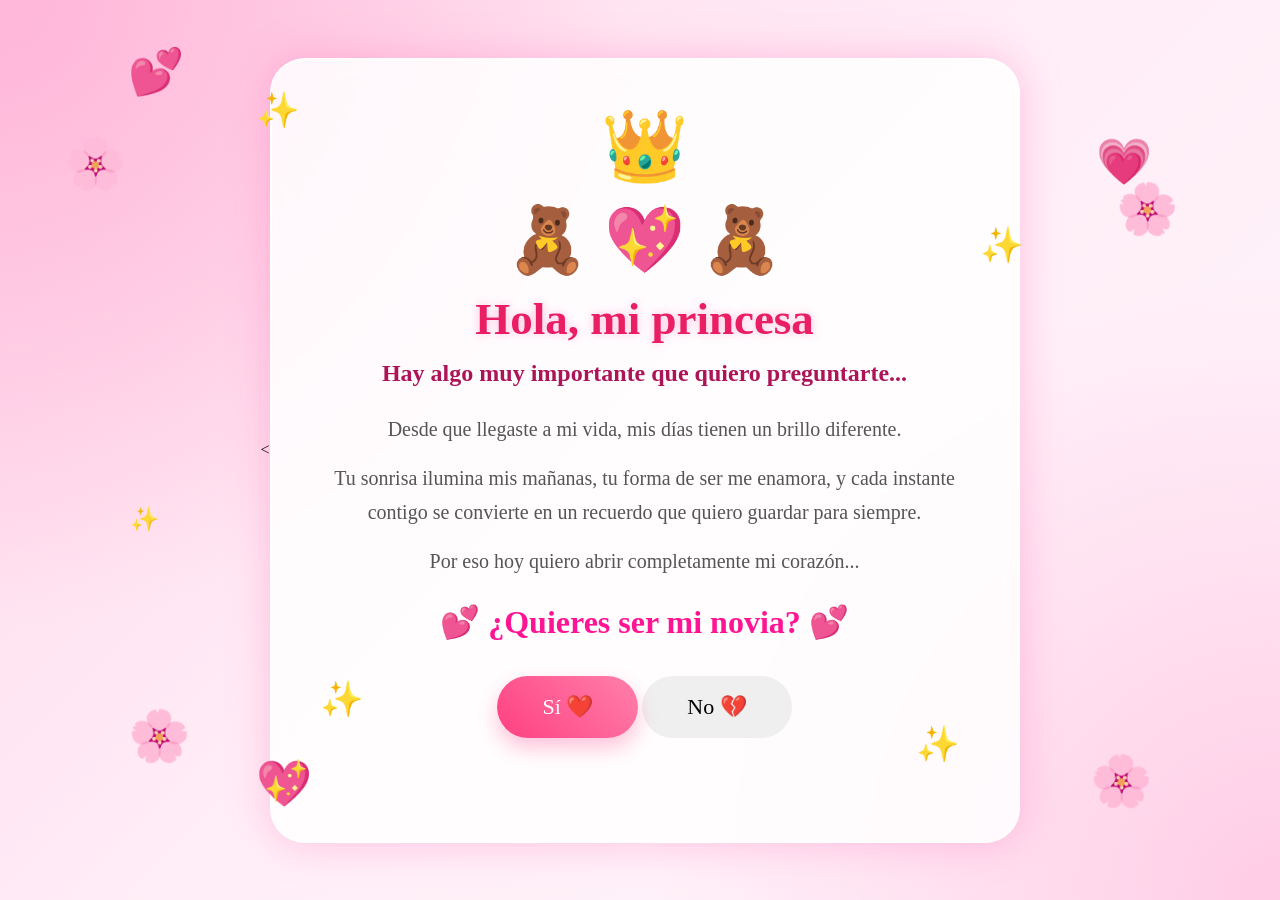
<file: index.html>
<<!DOCTYPE html>
<html lang="es">

<head>
    <meta charset="UTF-8">
    <meta name="viewport" content="width=device-width, initial-scale=1.0">

    <title>Mi Princesa ❤️</title>

    <link rel="stylesheet" href="02-Css/style.css">
</head>

<body>

    <!-- Fondo -->
    <div class="background"></div>

    <!-- Corazones flotando -->
    <div id="hearts"></div>

    <!-- Destellos -->
    <div id="sparkles"></div>

    <!-- Contenedor principal -->
    <main class="container">

        <!-- Corona -->
        <div class="crown">
            👑
        </div>

        <!-- Ositos -->
        <div class="bears">
            🧸 💖 🧸
        </div>

        <!-- Título -->
        <h1 class="title">
            Hola, mi princesa
        </h1>

        <!-- Subtítulo -->
        <h2 class="subtitle">
            Hay algo muy importante que quiero preguntarte...
        </h2>

        <!-- Carta -->
        <section class="letter">

            <p>
                Desde que llegaste a mi vida,
                mis días tienen un brillo diferente.
            </p>

            <p>
                Tu sonrisa ilumina mis mañanas,
                tu forma de ser me enamora,
                y cada instante contigo
                se convierte en un recuerdo
                que quiero guardar para siempre.
            </p>

            <p>
                Por eso hoy quiero abrir
                completamente mi corazón...
            </p>

        </section>

        <!-- Pregunta -->
        <h3 class="question">
            💕 ¿Quieres ser mi novia? 💕
        </h3>

        <!-- Botones -->
        <div class="buttons">

            <button id="yesButton">
                Sí ❤️
            </button>

            <button id="noButton">
                No 💔
            </button>

        </div>

    </main>

    <!-- Decoraciones -->
    <div class="flower flower1">🌸</div>
    <div class="flower flower2">🌸</div>
    <div class="flower flower3">🌸</div>
    <div class="flower flower4">🌸</div>

    <div class="star star1">✨</div>
    <div class="star star2">✨</div>
    <div class="star star3">✨</div>
    <div class="star star4">✨</div>

    <div class="heart heart1">💕</div>
    <div class="heart heart2">💖</div>
    <div class="heart heart3">💗</div>

    <script src="03-js/script.js"></script>

</body>

</html>
</file>
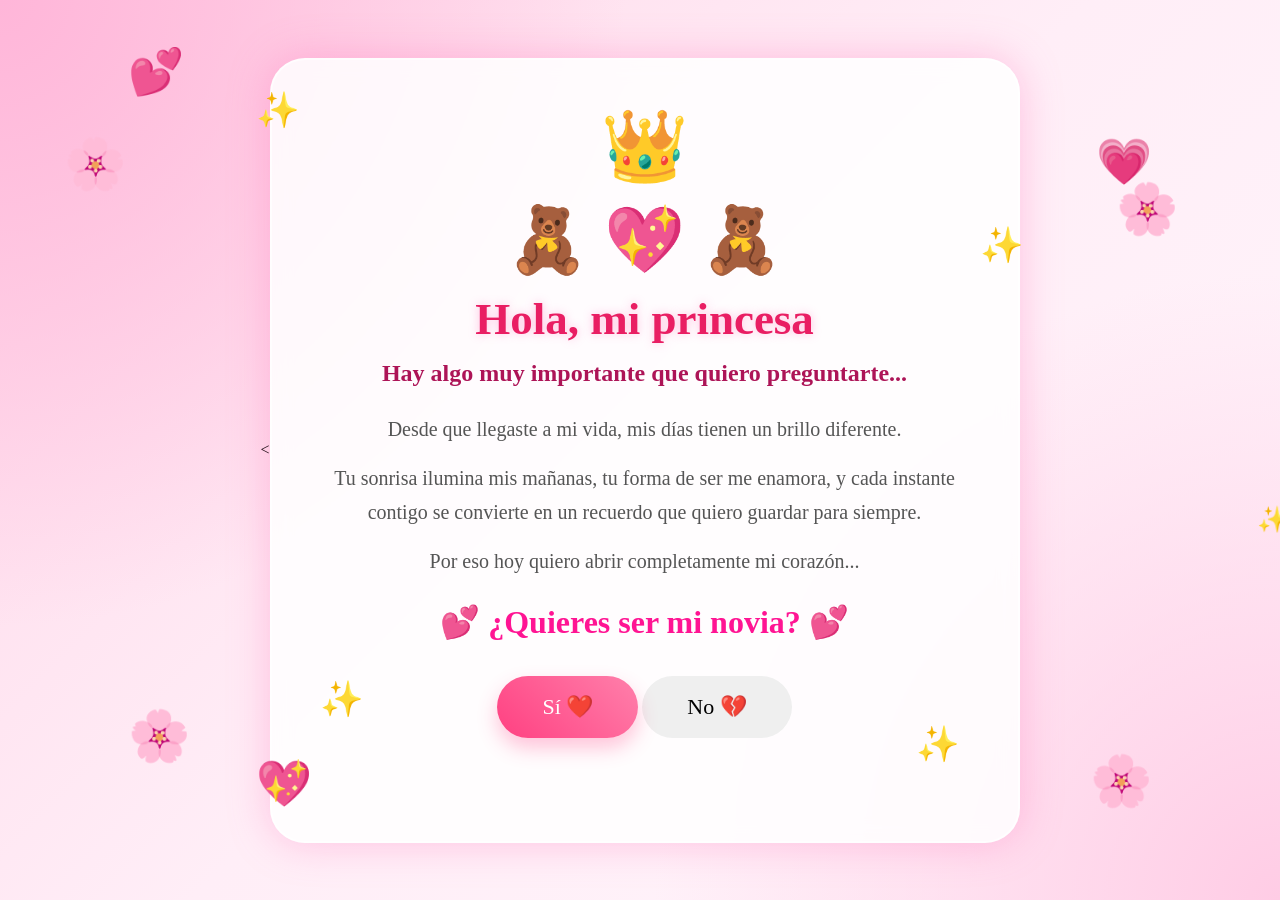
<file: 01-html/index.html>
<<!DOCTYPE html>
<html lang="es">

<head>
    <meta charset="UTF-8">
    <meta name="viewport" content="width=device-width, initial-scale=1.0">

    <title>Mi Princesa ❤️</title>

    <link rel="stylesheet" href="../02-Css/style.css">
</head>

<body>

    <!-- Fondo -->
    <div class="background"></div>

    <!-- Corazones flotando -->
    <div id="hearts"></div>

    <!-- Destellos -->
    <div id="sparkles"></div>

    <!-- Contenedor principal -->
    <main class="container">

        <!-- Corona -->
        <div class="crown">
            👑
        </div>

        <!-- Ositos -->
        <div class="bears">
            🧸 💖 🧸
        </div>

        <!-- Título -->
        <h1 class="title">
            Hola, mi princesa
        </h1>

        <!-- Subtítulo -->
        <h2 class="subtitle">
            Hay algo muy importante que quiero preguntarte...
        </h2>

        <!-- Carta -->
        <section class="letter">

            <p>
                Desde que llegaste a mi vida,
                mis días tienen un brillo diferente.
            </p>

            <p>
                Tu sonrisa ilumina mis mañanas,
                tu forma de ser me enamora,
                y cada instante contigo
                se convierte en un recuerdo
                que quiero guardar para siempre.
            </p>

            <p>
                Por eso hoy quiero abrir
                completamente mi corazón...
            </p>

        </section>

        <!-- Pregunta -->
        <h3 class="question">
            💕 ¿Quieres ser mi novia? 💕
        </h3>

        <!-- Botones -->
        <div class="buttons">

            <button id="yesButton">
                Sí ❤️
            </button>

            <button id="noButton">
                No 💔
            </button>

        </div>

    </main>

    <!-- Decoraciones -->
    <div class="flower flower1">🌸</div>
    <div class="flower flower2">🌸</div>
    <div class="flower flower3">🌸</div>
    <div class="flower flower4">🌸</div>

    <div class="star star1">✨</div>
    <div class="star star2">✨</div>
    <div class="star star3">✨</div>
    <div class="star star4">✨</div>

    <div class="heart heart1">💕</div>
    <div class="heart heart2">💖</div>
    <div class="heart heart3">💗</div>

    <script src="../03-js/script.js"></script>

</body>

</html>
</file>
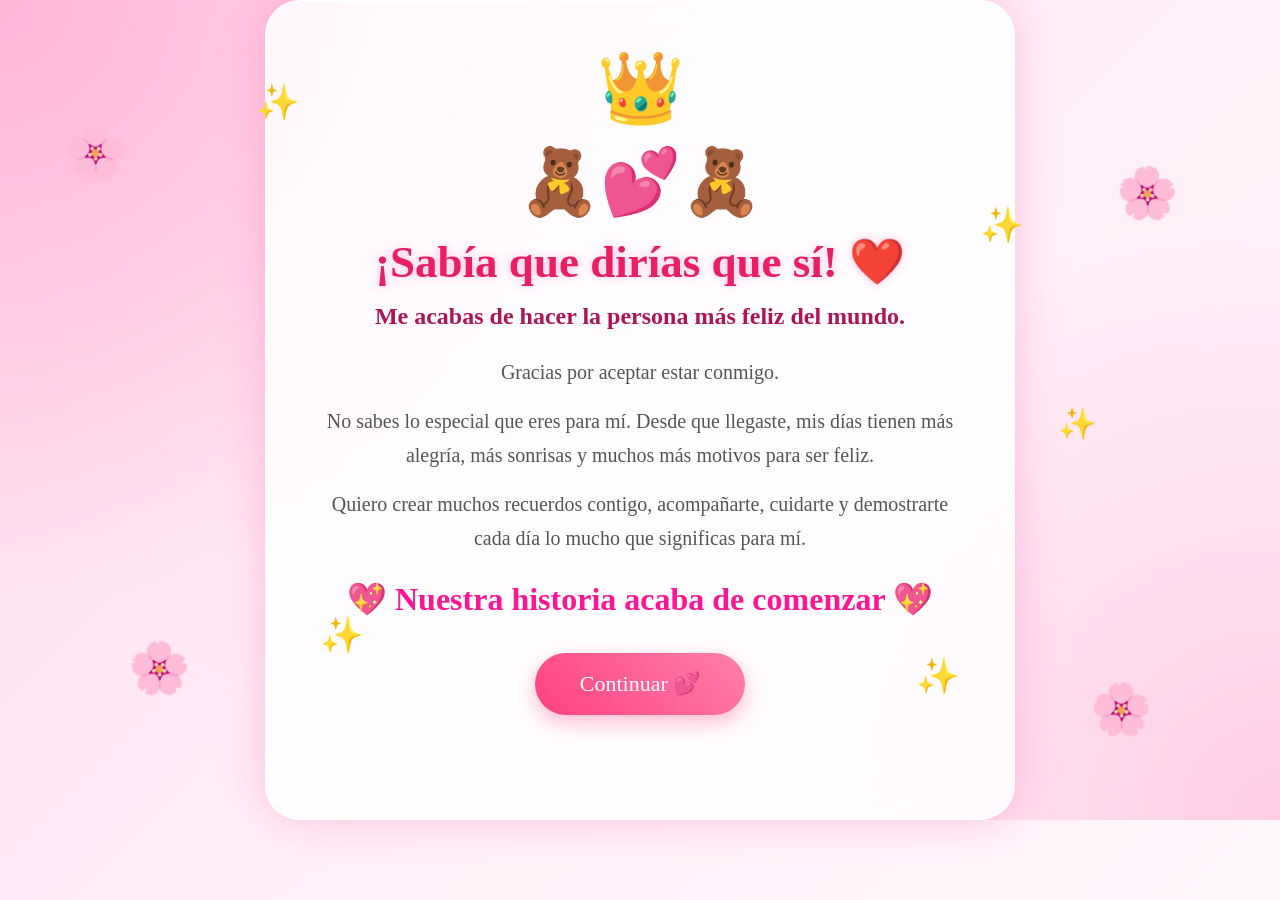
<file: 02-carta.html>
<!DOCTYPE html>
<html lang="es">

<head>

    <meta charset="UTF-8">

    <meta name="viewport" content="width=device-width, initial-scale=1.0">

    <title>Sabía que dirías que sí ❤️</title>

    <link rel="stylesheet" href="../02-Css/style.css">

</head>


<body>


<div class="background"></div>

<div id="hearts"></div>

<div id="sparkles"></div>



<main class="container">


    <div class="crown">

        👑

    </div>



    <div class="bears">

        🧸💕🧸

    </div>



    <h1 class="title">

        ¡Sabía que dirías que sí! ❤️

    </h1>



    <h2 class="subtitle">

        Me acabas de hacer la persona más feliz del mundo.

    </h2>




    <section class="letter">


        <p>

        Gracias por aceptar estar conmigo.

        </p>


        <p>

        No sabes lo especial que eres para mí.

        Desde que llegaste, mis días tienen más alegría,

        más sonrisas y muchos más motivos para ser feliz.

        </p>


        <p>

        Quiero crear muchos recuerdos contigo,

        acompañarte, cuidarte y demostrarte

        cada día lo mucho que significas para mí.

        </p>



    </section>



    <h3 class="question">

        💖 Nuestra historia acaba de comenzar 💖

    </h3>




    <div class="buttons">


        <button id="nextButton">

            Continuar 💕

        </button>


    </div>



</main>




<div class="flower flower1">🌸</div>
<div class="flower flower2">🌸</div>
<div class="flower flower3">🌸</div>
<div class="flower flower4">🌸</div>



<div class="star star1">✨</div>
<div class="star star2">✨</div>
<div class="star star3">✨</div>
<div class="star star4">✨</div>



<script src="../03-js/script.js"></script>


</body>

</html>
</file>
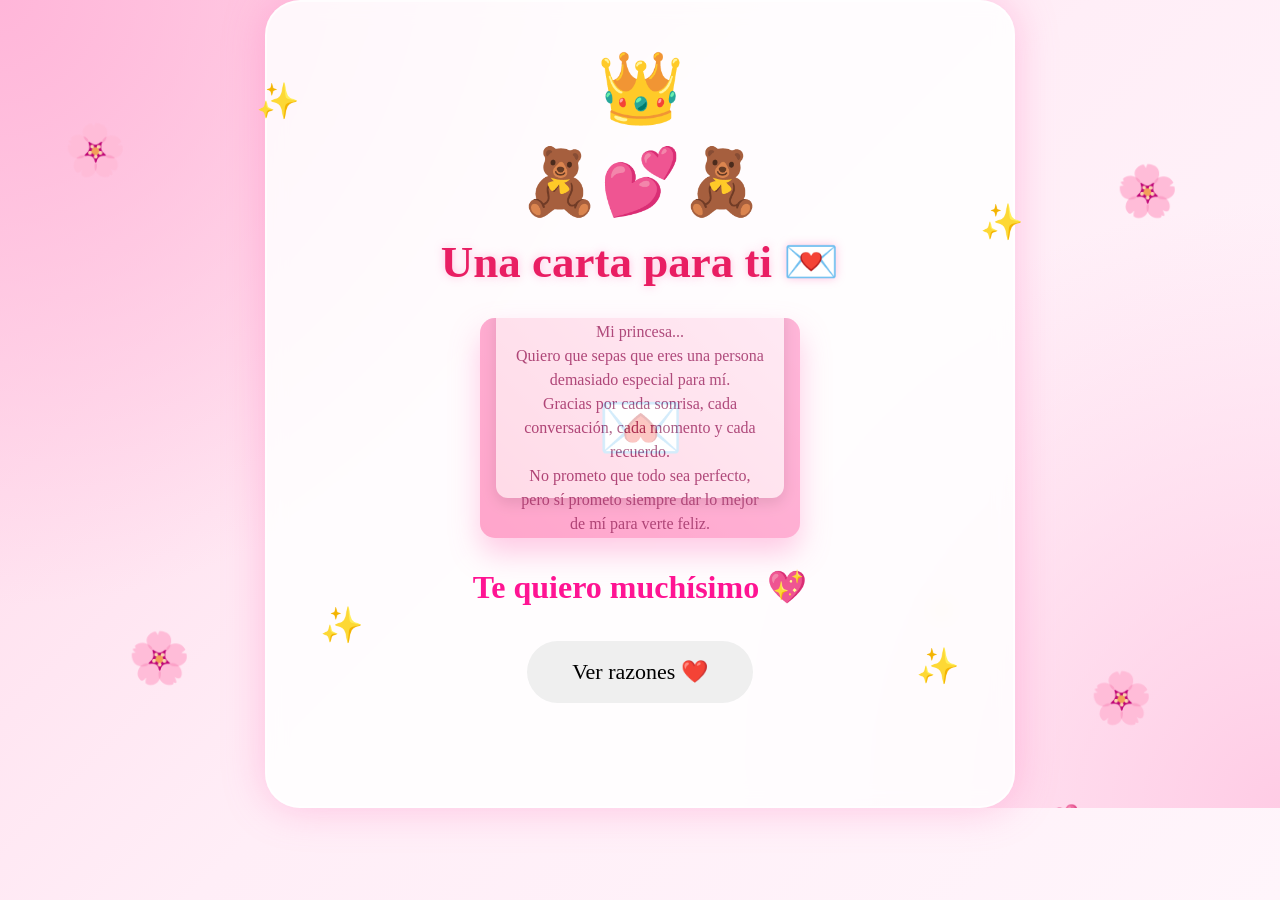
<file: 03-carta-amor.html>
<!DOCTYPE html>
<html lang="es">

<head>

<meta charset="UTF-8">

<meta name="viewport" content="width=device-width, initial-scale=1.0">

<title>Una carta para ti 💌</title>

<link rel="stylesheet" href="../02-Css/style.css">

</head>


<body>


<div class="background"></div>

<div id="hearts"></div>

<div id="sparkles"></div>



<main class="container carta-pagina">


    <div class="crown">

        👑

    </div>



    <div class="bears">

        🧸💕🧸

    </div>



    <h1 class="title">

        Una carta para ti 💌

    </h1>



    <!-- Sobre -->

    <div class="sobre">


        <div class="tapa">

        💌

        </div>



        <div class="contenido-carta">


            <p>

            Mi princesa...

            </p>


            <p>

            Quiero que sepas que eres una persona

            demasiado especial para mí.

            </p>


            <p>

            Gracias por cada sonrisa,

            cada conversación,

            cada momento y cada recuerdo.

            </p>


            <p>

            No prometo que todo sea perfecto,

            pero sí prometo siempre dar lo mejor

            de mí para verte feliz.

            </p>


            <p>

            Espero poder seguir creando

            muchos momentos bonitos contigo.

            ❤️

            </p>



        </div>



    </div>



    <h3 class="question">

        Te quiero muchísimo 💖

    </h3>



    <div class="buttons">


        <button id="reasonButton">

            Ver razones ❤️

        </button>


    </div>



</main>




<div class="flower flower1">🌸</div>
<div class="flower flower2">🌸</div>
<div class="flower flower3">🌸</div>
<div class="flower flower4">🌸</div>



<div class="star star1">✨</div>
<div class="star star2">✨</div>
<div class="star star3">✨</div>
<div class="star star4">✨</div>



<script src="../03-js/script.js"></script>


</body>

</html>
</file>
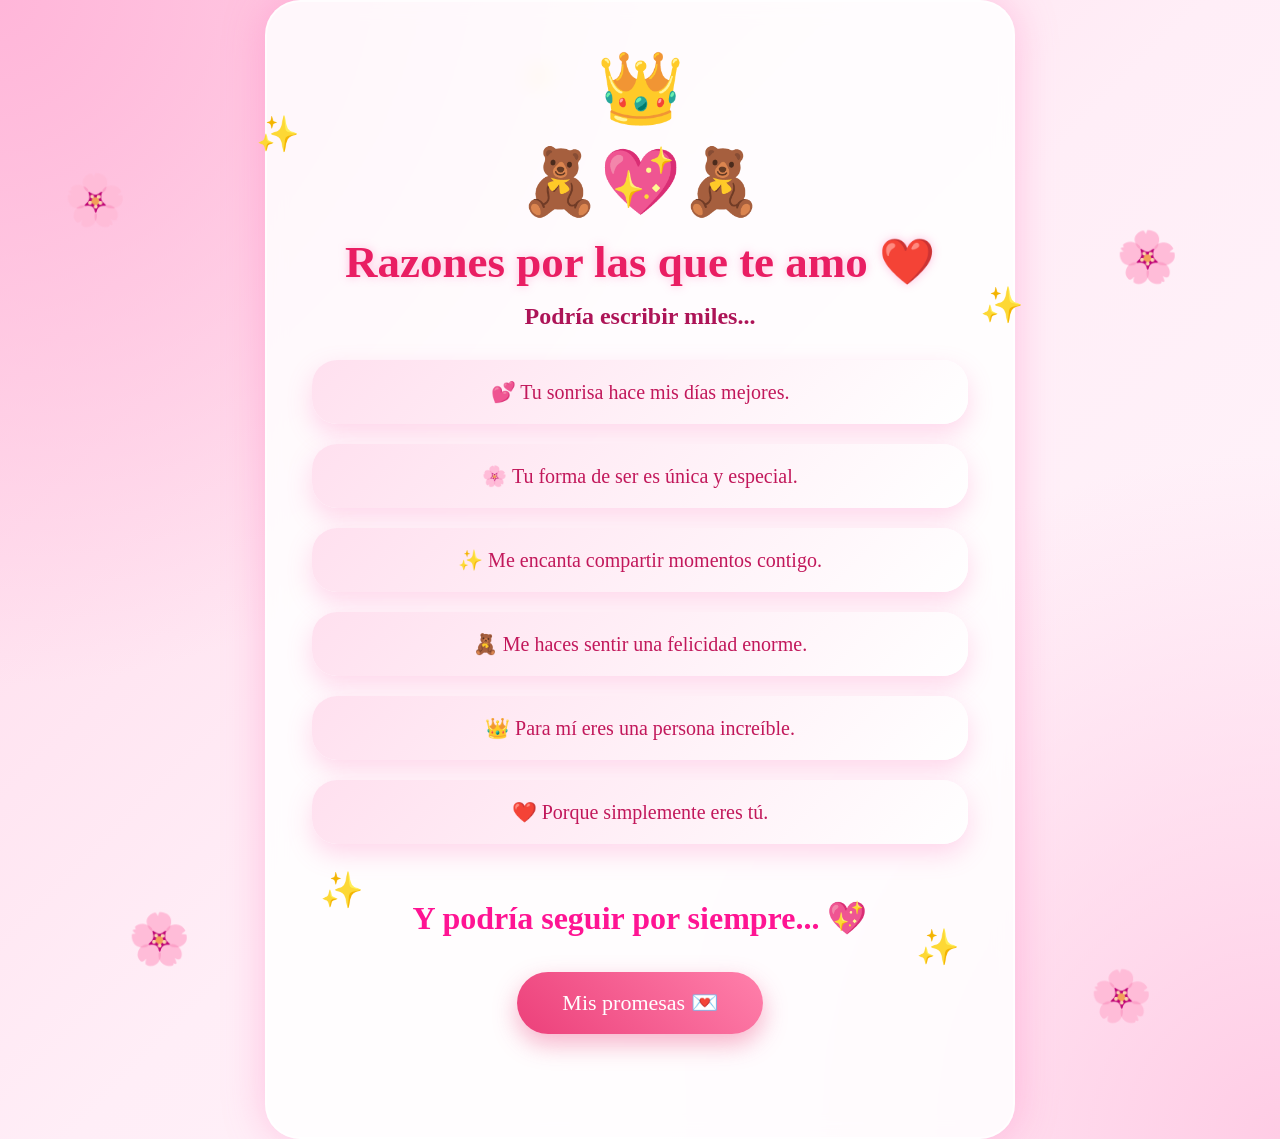
<file: 04-razones.html>
<!DOCTYPE html>
<html lang="es">

<head>

<meta charset="UTF-8">

<meta name="viewport" content="width=device-width, initial-scale=1.0">

<title>Razones por las que te amo ❤️</title>

<link rel="stylesheet" href="../02-Css/style.css">

</head>


<body>


<div class="background"></div>

<div id="hearts"></div>

<div id="sparkles"></div>



<main class="container">


    <div class="crown">

        👑

    </div>


    <div class="bears">

        🧸💖🧸

    </div>



    <h1 class="title">

        Razones por las que te amo ❤️

    </h1>



    <h2 class="subtitle">

        Podría escribir miles...

    </h2>




    <div class="razones">


        <div class="razon">

            💕 Tu sonrisa hace mis días mejores.

        </div>



        <div class="razon">

            🌸 Tu forma de ser es única y especial.

        </div>



        <div class="razon">

            ✨ Me encanta compartir momentos contigo.

        </div>



        <div class="razon">

            🧸 Me haces sentir una felicidad enorme.

        </div>



        <div class="razon">

            👑 Para mí eres una persona increíble.

        </div>



        <div class="razon">

            ❤️ Porque simplemente eres tú.

        </div>


    </div>




    <h3 class="question">

        Y podría seguir por siempre... 💖

    </h3>




    <div class="buttons">


        <button id="promiseButton">

            Mis promesas 💌

        </button>


    </div>



</main>





<div class="flower flower1">🌸</div>

<div class="flower flower2">🌸</div>

<div class="flower flower3">🌸</div>

<div class="flower flower4">🌸</div>




<div class="star star1">✨</div>

<div class="star star2">✨</div>

<div class="star star3">✨</div>

<div class="star star4">✨</div>



<script src="../03-js/script.js"></script>


</body>

</html>
</file>
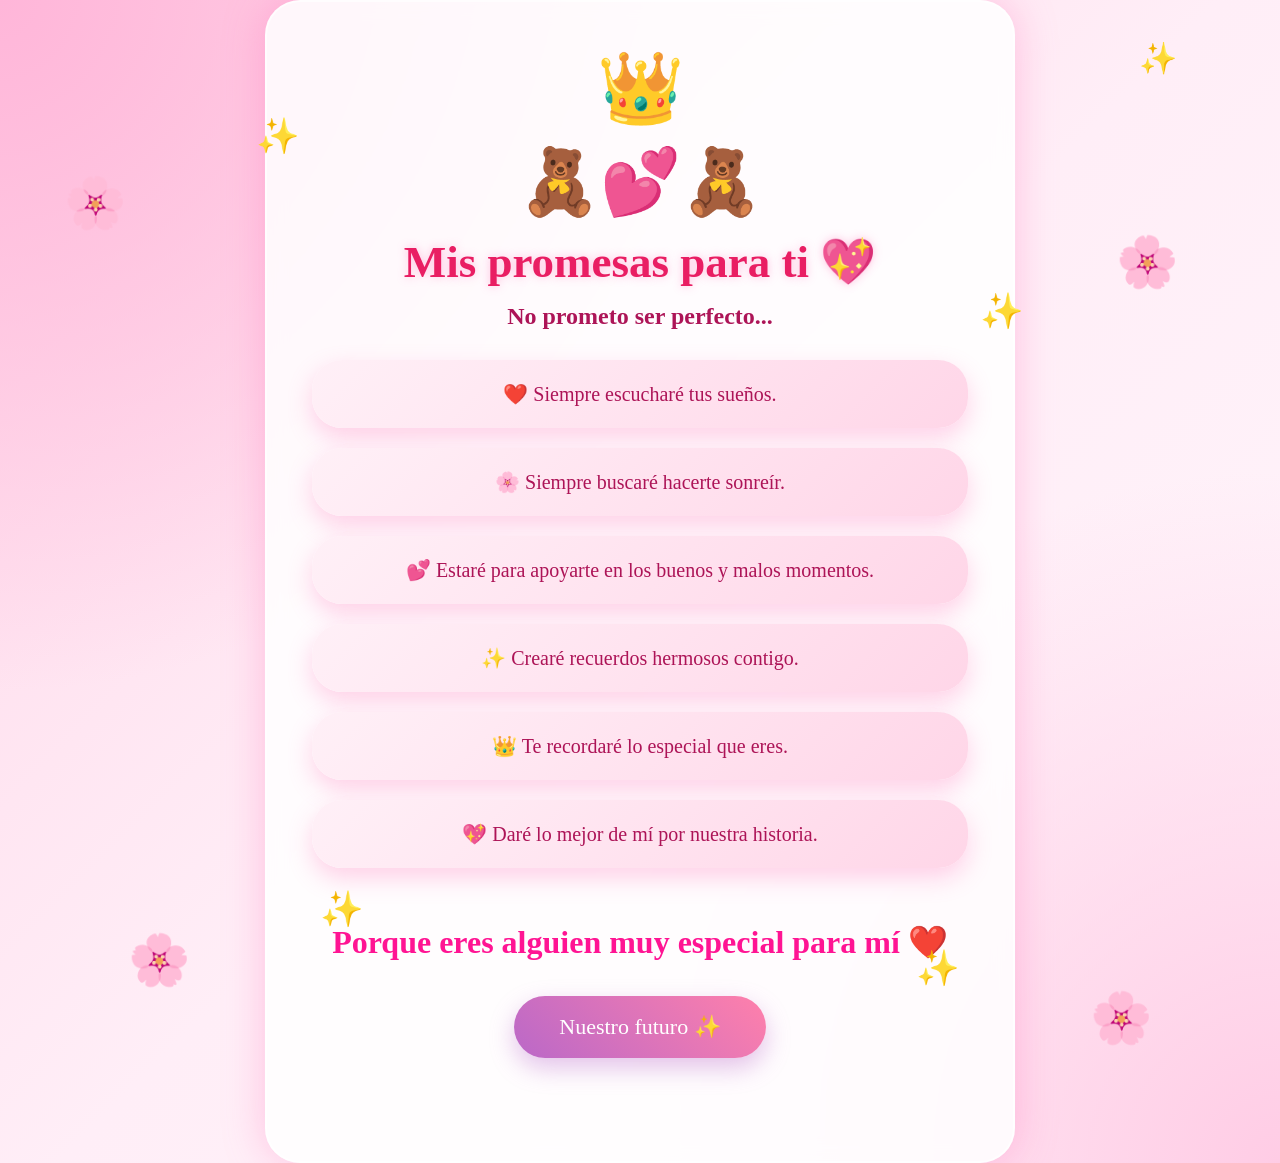
<file: 05-promesas.html>
<!DOCTYPE html>
<html lang="es">

<head>

<meta charset="UTF-8">

<meta name="viewport" content="width=device-width, initial-scale=1.0">

<title>Mis promesas para ti 💌</title>

<link rel="stylesheet" href="../02-Css/style.css">

</head>


<body>


<div class="background"></div>

<div id="hearts"></div>

<div id="sparkles"></div>



<main class="container">


    <div class="crown">

        👑

    </div>


    <div class="bears">

        🧸💕🧸

    </div>



    <h1 class="title">

        Mis promesas para ti 💖

    </h1>



    <h2 class="subtitle">

        No prometo ser perfecto...

    </h2>




    <div class="promesas">



        <div class="promesa">

            ❤️ Siempre escucharé tus sueños.

        </div>



        <div class="promesa">

            🌸 Siempre buscaré hacerte sonreír.

        </div>



        <div class="promesa">

            💕 Estaré para apoyarte en los buenos y malos momentos.

        </div>



        <div class="promesa">

            ✨ Crearé recuerdos hermosos contigo.

        </div>



        <div class="promesa">

            👑 Te recordaré lo especial que eres.

        </div>



        <div class="promesa">

            💖 Daré lo mejor de mí por nuestra historia.

        </div>



    </div>




    <h3 class="question">

        Porque eres alguien muy especial para mí ❤️

    </h3>




    <div class="buttons">


        <button id="futureButton">

            Nuestro futuro ✨

        </button>


    </div>




</main>




<div class="flower flower1">🌸</div>

<div class="flower flower2">🌸</div>

<div class="flower flower3">🌸</div>

<div class="flower flower4">🌸</div>



<div class="star star1">✨</div>

<div class="star star2">✨</div>

<div class="star star3">✨</div>

<div class="star star4">✨</div>



<script src="../03-js/script.js"></script>


</body>

</html>
</file>
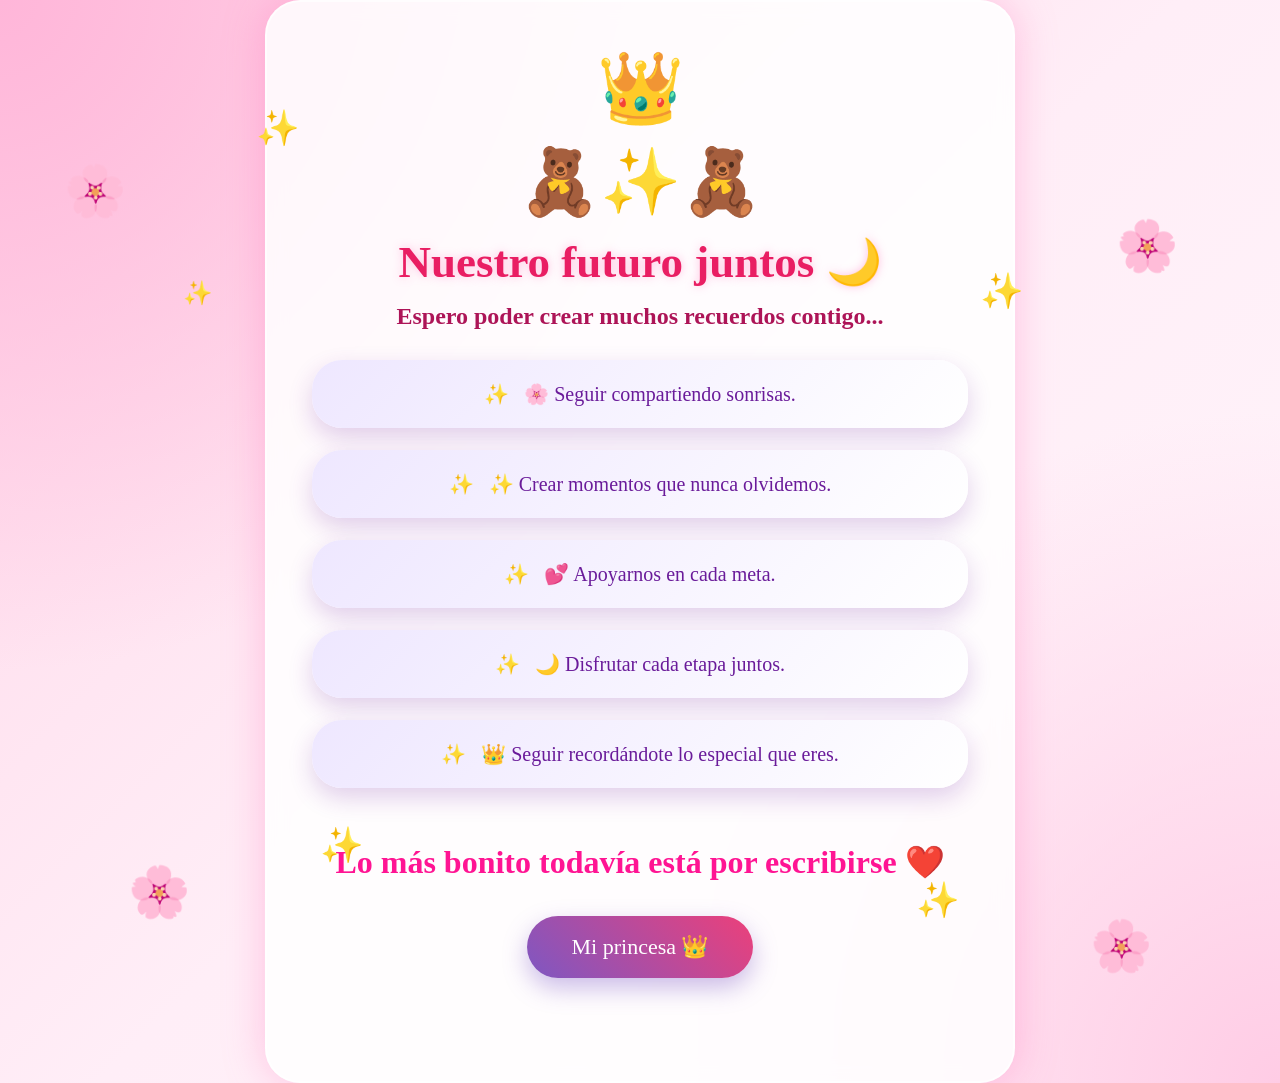
<file: 06-futuro.html>
<!DOCTYPE html>
<html lang="es">

<head>

<meta charset="UTF-8">

<meta name="viewport" content="width=device-width, initial-scale=1.0">

<title>Nuestro futuro 🌙</title>

<link rel="stylesheet" href="../02-Css/style.css">

</head>


<body>


<div class="background"></div>

<div id="hearts"></div>

<div id="sparkles"></div>



<main class="container">


    <div class="crown">
        👑
    </div>


    <div class="bears">
        🧸✨🧸
    </div>



    <h1 class="title">

        Nuestro futuro juntos 🌙

    </h1>



    <h2 class="subtitle">

        Espero poder crear muchos recuerdos contigo...

    </h2>



    <div class="futuro">


        <div class="sueño">

            🌸 Seguir compartiendo sonrisas.

        </div>


        <div class="sueño">

            ✨ Crear momentos que nunca olvidemos.

        </div>


        <div class="sueño">

            💕 Apoyarnos en cada meta.

        </div>


        <div class="sueño">

            🌙 Disfrutar cada etapa juntos.

        </div>


        <div class="sueño">

            👑 Seguir recordándote lo especial que eres.

        </div>


    </div>



    <h3 class="question">

        Lo más bonito todavía está por escribirse ❤️

    </h3>



    <div class="buttons">


        <button id="princessButton">

            Mi princesa 👑

        </button>


    </div>



</main>



<div class="flower flower1">🌸</div>
<div class="flower flower2">🌸</div>
<div class="flower flower3">🌸</div>
<div class="flower flower4">🌸</div>



<div class="star star1">✨</div>
<div class="star star2">✨</div>
<div class="star star3">✨</div>
<div class="star star4">✨</div>



<script src="../03-js/script.js"></script>


</body>

</html>
</file>
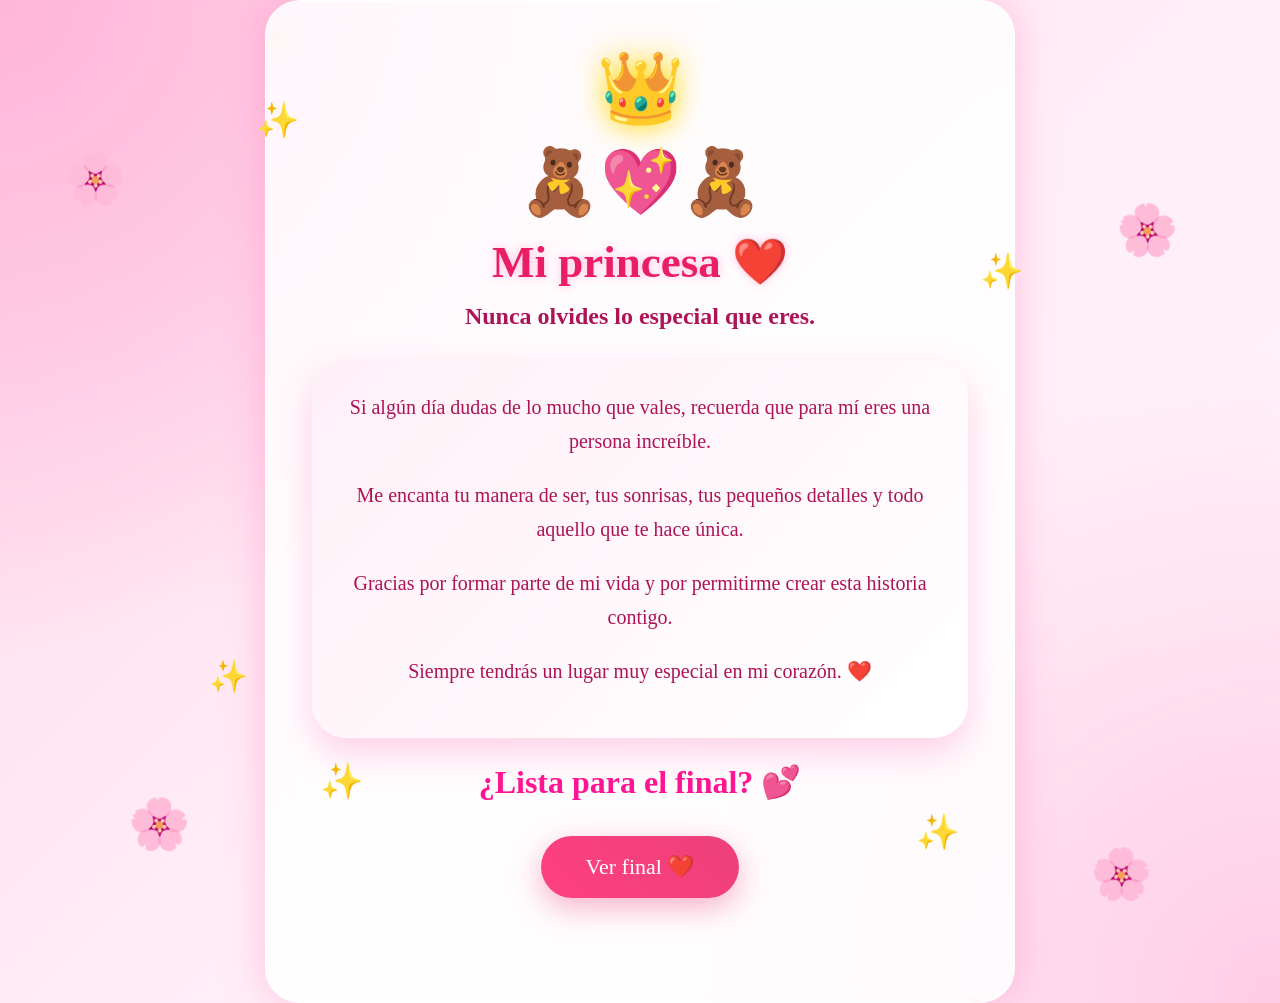
<file: 07-princesa.html>
<!DOCTYPE html>
<html lang="es">

<head>

<meta charset="UTF-8">

<meta name="viewport" content="width=device-width, initial-scale=1.0">

<title>Mi princesa 👑</title>

<link rel="stylesheet" href="../02-Css/style.css">

</head>


<body>


<div class="background"></div>

<div id="hearts"></div>

<div id="sparkles"></div>




<main class="container princesa-pagina">


    <div class="crown">

        👑

    </div>



    <div class="bears">

        🧸💖🧸

    </div>



    <h1 class="title">

        Mi princesa ❤️

    </h1>



    <h2 class="subtitle">

        Nunca olvides lo especial que eres.

    </h2>




    <div class="mensaje-princesa">


        <p>

        Si algún día dudas de lo mucho que vales,

        recuerda que para mí eres una persona

        increíble.

        </p>



        <p>

        Me encanta tu manera de ser,

        tus sonrisas, tus pequeños detalles

        y todo aquello que te hace única.

        </p>



        <p>

        Gracias por formar parte de mi vida

        y por permitirme crear esta historia contigo.

        </p>



        <p>

        Siempre tendrás un lugar muy especial

        en mi corazón. ❤️

        </p>


    </div>




    <h3 class="question">

        ¿Lista para el final? 💕

    </h3>




    <div class="buttons">


        <button id="finalButton">

            Ver final ❤️

        </button>


    </div>



</main>




<div class="flower flower1">🌸</div>
<div class="flower flower2">🌸</div>
<div class="flower flower3">🌸</div>
<div class="flower flower4">🌸</div>



<div class="star star1">✨</div>
<div class="star star2">✨</div>
<div class="star star3">✨</div>
<div class="star star4">✨</div>




<script src="../03-js/script.js"></script>


</body>

</html>
</file>
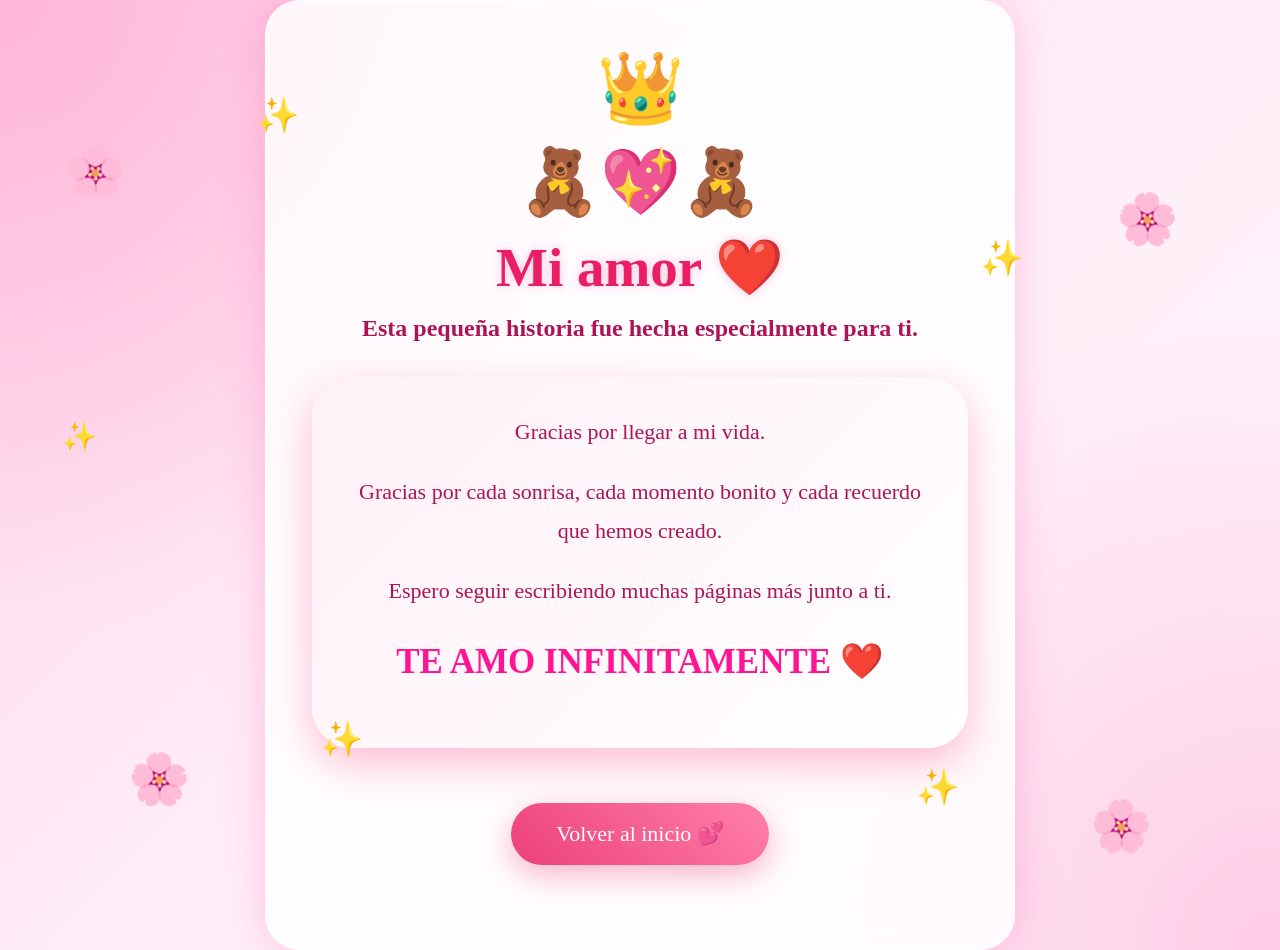
<file: 08-final.html>
<!DOCTYPE html>
<html lang="es">

<head>

<meta charset="UTF-8">

<meta name="viewport" content="width=device-width, initial-scale=1.0">

<title>Te amo ❤️</title>

<link rel="stylesheet" href="../02-Css/style.css">

</head>


<body>


<div class="background"></div>

<div id="hearts"></div>

<div id="sparkles"></div>




<main class="container final-pagina">


    <div class="crown">

        👑

    </div>



    <div class="bears">

        🧸💖🧸

    </div>




    <h1 class="title final-title">

        Mi amor ❤️

    </h1>




    <h2 class="subtitle">

        Esta pequeña historia fue hecha especialmente para ti.

    </h2>




    <div class="final-mensaje">


        <p>

        Gracias por llegar a mi vida.

        </p>


        <p>

        Gracias por cada sonrisa,

        cada momento bonito

        y cada recuerdo que hemos creado.

        </p>


        <p>

        Espero seguir escribiendo

        muchas páginas más junto a ti.

        </p>


        <p class="grande">

            TE AMO INFINITAMENTE ❤️

        </p>



    </div>




    <div class="buttons">


        <button id="restartButton">

            Volver al inicio 💕

        </button>


    </div>




</main>




<div class="flower flower1">🌸</div>
<div class="flower flower2">🌸</div>
<div class="flower flower3">🌸</div>
<div class="flower flower4">🌸</div>



<div class="star star1">✨</div>
<div class="star star2">✨</div>
<div class="star star3">✨</div>
<div class="star star4">✨</div>



<script src="../03-js/script.js"></script>


</body>

</html>
</file>
<file: 02-Css/style.css>
/* =================================
   CONFIGURACIÓN GENERAL
================================= */

* {
    margin: 0;
    padding: 0;
    box-sizing: border-box;
    font-family: "Georgia", serif;
}

body {
    min-height: 100vh;
    overflow-x: hidden;
    overflow-y: auto;
    display: flex;
    justify-content: center;
    align-items: center;

    background: linear-gradient(
        135deg,
        #ffd6e8,
        #ffeef7,
        #fff5fb
    );

    position: relative;
}


/* =================================
   FONDO ANIMADO
================================= */

.background {

    position: absolute;
    width: 100%;
    height: 100%;

    background:
    radial-gradient(circle at top left,#ffb6d9,transparent 40%),
    radial-gradient(circle at bottom right,#ffcce5,transparent 40%);

    animation: moverFondo 8s infinite alternate;

    z-index: -2;

}


@keyframes moverFondo {

    from {
        transform: scale(1);
    }

    to {
        transform: scale(1.15);
    }

}


/* =================================
   CONTENEDOR PRINCIPAL
================================= */


.container {

    width: 90%;
    max-width: 750px;

    background: rgba(255,255,255,0.85);

    padding: 45px;

    border-radius: 35px;

    text-align: center;

    box-shadow:
    0 0 40px rgba(255,105,180,0.35);

    animation:
    aparecer 1.5s ease;

    position: relative;

    backdrop-filter: blur(10px);

}



@keyframes aparecer {

    from {

        opacity:0;
        transform: translateY(50px);

    }

    to {

        opacity:1;
        transform:translateY(0);

    }

}



/* =================================
   CORONA Y OSITOS
================================= */


.crown {

    font-size:70px;

    animation:

    flotar 3s infinite;

}



.bears {

    font-size:65px;

    margin:15px;

    animation:

    flotar 2.5s infinite;

}



@keyframes flotar {

    0%,100%{

        transform:translateY(0);

    }


    50%{

        transform:translateY(-15px);

    }

}



/* =================================
   TEXTOS
================================= */


.title {

    color:#e91e63;

    font-size:45px;

    margin-bottom:15px;

}


.subtitle {

    color:#ad1457;

    font-size:24px;

    margin-bottom:25px;

}



.letter {

    color:#555;

    font-size:20px;

    line-height:1.7;

}


.letter p {

    margin-bottom:15px;

}



.question {

    margin-top:25px;

    font-size:32px;

    color:#ff1493;

}



/* =================================
   BOTONES
================================= */


.buttons {

    margin-top:35px;

    height:120px;

    position:relative;

}



button {

    border:none;

    padding:18px 45px;

    font-size:22px;

    border-radius:40px;

    cursor:pointer;

    transition:.3s;

}



#yesButton {

    background:

    linear-gradient(
    45deg,
    #ff4081,
    #ff80ab
    );

    color:white;

    box-shadow:

    0 10px 20px rgba(255,64,129,.3);

}



#yesButton:hover {

    transform:scale(1.15);

}



#noButton {

    #noButton {

    background:#888;
    color:white;

    position:relative;

    transition:0.3s ease;

}
}



#noButton:hover {

    transform:scale(1.05);

}
/* =================================
   CORAZONES FLOTANDO
================================= */

#hearts {

    position:absolute;
    width:100%;
    height:100%;
    overflow:hidden;
    pointer-events:none;

}


.floating-heart {

    position:absolute;

    bottom:-50px;

    animation:
    subirCorazon 8s linear infinite;

    opacity:.8;

}



@keyframes subirCorazon {

    0% {

        transform:
        translateY(0)
        scale(1)
        rotate(0deg);

        opacity:1;

    }


    100% {

        transform:
        translateY(-110vh)
        scale(1.5)
        rotate(360deg);

        opacity:0;

    }

}



/* =================================
   DESTELLOS MAGICOS
================================= */


#sparkles {

    position:absolute;

    width:100%;
    height:100%;

    pointer-events:none;

}



.sparkle {

    position:absolute;

    animation:
    brillo 2s infinite;

}



@keyframes brillo {


    0%,100%{

        opacity:.2;

        transform:
        scale(.8);

    }


    50%{

        opacity:1;

        transform:
        scale(1.4);

    }

}



/* =================================
   FLORES DECORATIVAS
================================= */


.flower {

    position:absolute;

    font-size:50px;

    animation:
    moverFlor 4s infinite ease-in-out;

}



.flower1 {

    left:5%;
    top:15%;

}


.flower2 {

    right:8%;
    top:20%;

}


.flower3 {

    left:10%;
    bottom:15%;

}


.flower4 {

    right:10%;
    bottom:10%;

}



@keyframes moverFlor {


    0%,100%{

        transform:
        rotate(-10deg)
        translateY(0);

    }


    50%{

        transform:
        rotate(10deg)
        translateY(-20px);

    }


}



/* =================================
   ESTRELLAS
================================= */


.star {

    position:absolute;

    font-size:35px;

    animation:
    estrellaMovimiento 3s infinite;

}



.star1 {

    top:10%;
    left:20%;

}


.star2 {

    top:25%;
    right:20%;

}


.star3 {

    bottom:20%;
    left:25%;

}


.star4 {

    bottom:15%;
    right:25%;

}



@keyframes estrellaMovimiento {


    0%,100%{

        opacity:.3;

        transform:
        scale(.7);

    }


    50%{

        opacity:1;

        transform:
        scale(1.3);

    }

}



/* =================================
   CORAZONES DECORATIVOS FIJOS
================================= */


.heart {

    position:absolute;

    font-size:45px;

    animation:
    latido 2s infinite;

}



.heart1 {

    top:5%;
    left:10%;

}


.heart2 {

    bottom:10%;
    left:20%;

}


.heart3 {

    top:15%;
    right:10%;

}



@keyframes latido {


    0%,100%{

        transform:
        scale(1);

    }


    50%{

        transform:
        scale(1.25);

    }

}



/* =================================
   EFECTO DE BRILLO EN BOTONES
================================= */


#yesButton {

    position:relative;

    overflow:hidden;

}



#yesButton::before {

    content:"";

    position:absolute;

    width:100px;

    height:100%;

    background:
    rgba(255,255,255,.5);

    transform:
    skewX(-30deg);

    left:-120px;

    transition:.5s;

}



#yesButton:hover::before {

    left:120%;

}
/* =================================
   RESPONSIVE PARA CELULAR
================================= */


@media (max-width:768px){


    body{

        overflow:auto;

        padding:20px;

    }


    .container{

        width:100%;

        padding:30px 20px;

        border-radius:25px;

    }


    .crown{

        font-size:50px;

    }


    .bears{

        font-size:45px;

    }


    .title{

        font-size:35px;

    }


    .subtitle{

        font-size:20px;

    }


    .letter{

        font-size:17px;

    }


    .question{

        font-size:25px;

    }


    button{

        padding:15px 30px;

        font-size:18px;

    }


    .flower{

        font-size:35px;

    }


    .star{

        font-size:25px;

    }


}



/* =================================
   EFECTO DE ENTRADA DE ELEMENTOS
================================= */


.container > *{

    animation:

    aparecerElemento 1s ease backwards;

}



.container .crown{

    animation-delay:.2s;

}


.container .bears{

    animation-delay:.4s;

}


.container .title{

    animation-delay:.6s;

}


.container .subtitle{

    animation-delay:.8s;

}


.container .letter{

    animation-delay:1s;

}


.container .question{

    animation-delay:1.2s;

}


.container .buttons{

    animation-delay:1.4s;

}



@keyframes aparecerElemento{


    from{

        opacity:0;

        transform:

        translateY(30px);

    }


    to{

        opacity:1;

        transform:

        translateY(0);

    }

}



/* =================================
   EFECTO DE CRISTAL
================================= */


.container{

    border:

    2px solid rgba(255,255,255,.7);


}



/* =================================
   SELECCIÓN DE TEXTO BONITA
================================= */


::selection{

    background:#ff80ab;

    color:white;

}



/* =================================
   SCROLL SUAVE PARA OTRAS PÁGINAS
================================= */


html{

    scroll-behavior:smooth;

}



/* =================================
   TRANSICIÓN GENERAL
================================= */


a{

    text-decoration:none;

    color:white;

}



/* =================================
   CLASE PARA CAMBIOS DE PÁGINA
================================= */


.fade-out{

    animation:

    desaparecer .8s forwards;

}



@keyframes desaparecer{


    from{

        opacity:1;

    }


    to{

        opacity:0;

    }

}
/* =================================
   PAGINA 02 - CARTA DE FELICIDAD
================================= */


/* Efecto especial para el mensaje */

.container .letter {

    animation:

    aparecerCarta 1.5s ease;

}



@keyframes aparecerCarta {


    from{

        opacity:0;

        transform:

        scale(.8)
        translateY(40px);

    }


    to{

        opacity:1;

        transform:

        scale(1)
        translateY(0);

    }


}



/* Botón continuar */


#nextButton {


    background:

    linear-gradient(
        45deg,
        #ff4081,
        #ff80ab
    );


    color:white;


    box-shadow:

    0 8px 20px rgba(255,64,129,.35);


}



#nextButton:hover {


    transform:

    scale(1.12);


}



/* Animación de felicidad */


.bears {


    animation:

    saltito 2s infinite;


}



@keyframes saltito {


    0%,100%{

        transform:translateY(0);

    }


    50%{

        transform:translateY(-20px);

    }


}



/* Brillo en títulos */


.title {


    text-shadow:

    0 0 10px rgba(255,105,180,.4);


}



/* Efecto de entrada para la segunda página */


.container {


    animation:

    entradaPagina 1s ease;


}



@keyframes entradaPagina {


    from{

        opacity:0;

        transform:

        scale(.85);

    }


    to{

        opacity:1;

        transform:

        scale(1);

    }


}
/* =================================
   PAGINA 03 - SOBRE ROMANTICO
================================= */


/* Contenedor del sobre */

.sobre {

    width:320px;

    height:220px;

    margin:30px auto;

    background:#ffb6d9;

    position:relative;

    border-radius:15px;

    box-shadow:

    0 15px 30px rgba(255,105,180,.35);

    overflow:hidden;

    animation:

    aparecerSobre 1.5s ease;

}




/* Tapa del sobre */


.tapa {

    position:absolute;

    width:100%;

    height:100%;

    display:flex;

    justify-content:center;

    align-items:center;

    font-size:70px;

    background:

    linear-gradient(

    135deg,

    #ff80ab,

    #ffb6d9

    );

    z-index:2;

    animation:

    abrirSobre 3s forwards;

    animation-delay:1s;

}




/* Carta dentro */


.contenido-carta {

    position:absolute;

    background:white;

    width:90%;

    height:90%;

    left:5%;

    top:10%;

    padding:20px;

    border-radius:12px;

    color:#8e245a;

    font-size:16px;

    line-height:1.5;

    box-shadow:

    0 5px 15px rgba(0,0,0,.15);

    transform:

    translateY(100px);

    animation:

    salirCarta 2s forwards;

    animation-delay:2s;

}





@keyframes abrirSobre {


    from{

        transform:

        rotateX(0deg);

    }


    to{

        transform:

        rotateX(180deg);

        opacity:.3;

    }


}




@keyframes salirCarta {


    from{

        transform:

        translateY(100px);

    }


    to{

        transform:

        translateY(-40px);

    }


}




@keyframes aparecerSobre {


    from{

        opacity:0;

        transform:

        scale(.7);

    }


    to{

        opacity:1;

        transform:

        scale(1);

    }


}




/* Ajuste para celulares */


@media(max-width:768px){


    .sobre{

        width:270px;

        height:200px;

    }


    .contenido-carta{

        font-size:14px;

    }


}
/* =================================
   PAGINA 04 - RAZONES
================================= */


.razones {

    display:flex;

    flex-direction:column;

    gap:20px;

    margin-top:30px;

}



/* Tarjetas de razones */


.razon {

    background:

    linear-gradient(

    135deg,

    #ffe0ef,

    #fff

    );


    padding:20px;

    border-radius:25px;


    color:#c2185b;


    font-size:20px;


    box-shadow:

    0 10px 25px rgba(255,105,180,.25);


    opacity:0;


    transform:

    translateX(-50px);


    animation:

    aparecerRazon 1s forwards;


}



/* Animación una por una */


.razon:nth-child(1){

    animation-delay:.3s;

}


.razon:nth-child(2){

    animation-delay:.6s;

}


.razon:nth-child(3){

    animation-delay:.9s;

}


.razon:nth-child(4){

    animation-delay:1.2s;

}


.razon:nth-child(5){

    animation-delay:1.5s;

}


.razon:nth-child(6){

    animation-delay:1.8s;

}





@keyframes aparecerRazon {


    from{

        opacity:0;

        transform:

        translateX(-50px)
        scale(.8);

    }


    to{

        opacity:1;

        transform:

        translateX(0)
        scale(1);

    }


}





/* Movimiento al pasar el mouse */


.razon:hover {


    transform:

    scale(1.05);


    box-shadow:

    0 15px 35px rgba(255,20,147,.35);


    transition:.3s;


}




/* Botón de promesas */


#promiseButton {


    background:

    linear-gradient(

    45deg,

    #ec407a,

    #ff80ab

    );


    color:white;


    box-shadow:

    0 10px 25px rgba(236,64,122,.4);


}



#promiseButton:hover {


    transform:

    scale(1.12);


}





/* Celular */


@media(max-width:768px){


    .razon{

        font-size:17px;

        padding:18px;

    }


}
/* =================================
   PAGINA 05 - PROMESAS
================================= */


.promesas {

    display:flex;

    flex-direction:column;

    gap:20px;

    margin-top:30px;

}



/* Tarjetas de promesas */

.promesa {

    background:

    linear-gradient(

    135deg,

    #fff0f7,

    #ffd6e8

    );


    padding:22px;


    border-radius:30px;


    font-size:20px;


    color:#ad1457;


    box-shadow:

    0 10px 25px rgba(255,105,180,.3);


    opacity:0;


    transform:

    translateY(40px);


    animation:

    aparecerPromesa 1s forwards;


}




/* Animación por orden */

.promesa:nth-child(1){

    animation-delay:.3s;

}


.promesa:nth-child(2){

    animation-delay:.6s;

}


.promesa:nth-child(3){

    animation-delay:.9s;

}


.promesa:nth-child(4){

    animation-delay:1.2s;

}


.promesa:nth-child(5){

    animation-delay:1.5s;

}


.promesa:nth-child(6){

    animation-delay:1.8s;

}





@keyframes aparecerPromesa {


    from{

        opacity:0;

        transform:

        translateY(40px)
        scale(.8);

    }


    to{

        opacity:1;

        transform:

        translateY(0)
        scale(1);

    }


}





/* Efecto al tocar */

.promesa:hover {


    transform:

    translateY(-10px)
    scale(1.05);


    box-shadow:

    0 15px 35px rgba(255,20,147,.4);


    transition:.3s;


}



/* Botón futuro */


#futureButton {


    background:

    linear-gradient(

    45deg,

    #ba68c8,

    #ff80ab

    );


    color:white;


    box-shadow:

    0 10px 25px rgba(186,104,200,.4);


}



#futureButton:hover {


    transform:

    scale(1.12);


}





/* Ajustes celular */


@media(max-width:768px){


    .promesa{


        font-size:17px;

        padding:18px;


    }


}

/* =================================
   PAGINA 06 - NUESTRO FUTURO
================================= */


.futuro {

    display:flex;

    flex-direction:column;

    gap:22px;

    margin-top:30px;

}



/* Tarjetas de sueños */


.sueño {


    background:

    linear-gradient(

    135deg,

    #eee7ff,

    #ffffff

    );


    padding:22px;


    border-radius:30px;


    color:#6a1b9a;


    font-size:20px;


    box-shadow:

    0 10px 25px rgba(106,27,154,.2);


    opacity:0;


    transform:

    translateY(50px);


    animation:

    aparecerSueño 1s forwards;


}




/* Entrada escalonada */


.sueño:nth-child(1){

    animation-delay:.3s;

}


.sueño:nth-child(2){

    animation-delay:.6s;

}


.sueño:nth-child(3){

    animation-delay:.9s;

}


.sueño:nth-child(4){

    animation-delay:1.2s;

}


.sueño:nth-child(5){

    animation-delay:1.5s;

}





@keyframes aparecerSueño {


    from{


        opacity:0;

        transform:

        translateY(50px)
        scale(.8);


    }


    to{


        opacity:1;

        transform:

        translateY(0)
        scale(1);


    }


}




/* Movimiento al pasar */

.sueño:hover{


    transform:

    scale(1.06);


    box-shadow:

    0 15px 35px rgba(106,27,154,.35);


    transition:.3s;


}





/* Botón princesa */


#princessButton {


    background:

    linear-gradient(

    45deg,

    #7e57c2,

    #ec407a

    );


    color:white;


    box-shadow:

    0 10px 25px rgba(126,87,194,.4);


}



#princessButton:hover{


    transform:

    scale(1.12);


}





/* Efecto más mágico en esta página */


.futuro .sueño::before{


    content:"✨";


    margin-right:10px;


}




/* Celular */


@media(max-width:768px){


    .sueño{

        font-size:17px;

        padding:18px;

    }


}
/* =================================
   PAGINA 07 - MI PRINCESA
================================= */


.princesa-pagina {

    animation:

    entradaPrincesa 1.2s ease;

}



@keyframes entradaPrincesa {


    from{

        opacity:0;

        transform:

        scale(.8)
        translateY(50px);

    }


    to{

        opacity:1;

        transform:

        scale(1)
        translateY(0);

    }

}




/* Caja del mensaje */


.mensaje-princesa {


    margin-top:30px;


    background:

    linear-gradient(

    135deg,

    #fff0f7,

    #ffffff

    );


    padding:30px;


    border-radius:35px;


    color:#ad1457;


    font-size:20px;


    line-height:1.7;


    box-shadow:


    0 15px 35px rgba(255,105,180,.3);



    animation:

    aparecerMensaje 1.5s ease;

}




.mensaje-princesa p {


    margin-bottom:20px;


}




@keyframes aparecerMensaje {


    from{

        opacity:0;

        transform:

        translateY(40px);

    }


    to{

        opacity:1;

        transform:

        translateY(0);

    }

}





/* Efecto brillo princesa */


.princesa-pagina .crown {


    filter:

    drop-shadow(

    0 0 15px gold

    );


}





/* Botón final */


#finalButton {


    background:


    linear-gradient(

    45deg,

    #ff4081,

    #ec407a

    );


    color:white;


    box-shadow:


    0 10px 30px rgba(236,64,122,.4);


}



#finalButton:hover {


    transform:

    scale(1.15);


}





/* Efecto romántico al texto */


.princesa-pagina .question {


    animation:

    latidoTexto 2s infinite;

}




@keyframes latidoTexto {


    0%,100%{

        transform:scale(1);

    }


    50%{

        transform:scale(1.08);

    }


}




/* Celular */


@media(max-width:768px){


    .mensaje-princesa{


        font-size:17px;

        padding:22px;

    }


}
/* =================================
   PAGINA 08 - FINAL
================================= */


.final-pagina {

    animation:

    finalEntrada 1.5s ease;

}




@keyframes finalEntrada {


    from{

        opacity:0;

        transform:

        scale(.7)
        translateY(50px);

    }


    to{

        opacity:1;

        transform:

        scale(1)
        translateY(0);

    }


}



/* Titulo final */


.final-title {


    font-size:55px;


    color:#e91e63;


    animation:

    brilloFinal 2s infinite;


}




@keyframes brilloFinal {


    0%,100%{


        text-shadow:

        0 0 10px #ff80ab;


    }


    50%{


        text-shadow:

        0 0 35px #ff4081;


    }


}





/* Mensaje final */


.final-mensaje {


    margin-top:35px;


    background:

    linear-gradient(

    135deg,

    #fff0f7,

    #ffffff

    );


    padding:35px;


    border-radius:40px;


    color:#ad1457;


    font-size:22px;


    line-height:1.8;


    box-shadow:

    0 15px 40px rgba(255,64,129,.35);


    animation:

    aparecerFinal 2s ease;


}



.final-mensaje p {


    margin-bottom:20px;


}




@keyframes aparecerFinal {


    from{


        opacity:0;


        transform:

        translateY(60px);


    }


    to{


        opacity:1;


        transform:

        translateY(0);


    }


}





/* Texto grande */


.grande {


    font-size:35px;


    font-weight:bold;


    color:#ff1493;


    animation:

    latidoFinal 2s infinite;


}





@keyframes latidoFinal {


    0%,100%{


        transform:scale(1);


    }


    50%{


        transform:scale(1.12);


    }


}




/* Botón reinicio */


#restartButton {


    margin-top:20px;


    background:


    linear-gradient(

    45deg,

    #ec407a,

    #ff80ab

    );


    color:white;


    box-shadow:

    0 10px 30px rgba(236,64,122,.4);


}



#restartButton:hover {


    transform:

    scale(1.15);


}





/* Efecto especial de celebración */


.final-pagina .bears {


    animation:

    celebracion 1.5s infinite;


}




@keyframes celebracion {


    0%,100%{


        transform:

        translateY(0);


    }


    50%{


        transform:

        translateY(-25px)
        rotate(5deg);


    }


}




/* Ajuste celular */


@media(max-width:768px){


    .final-title{

        font-size:40px;

    }


    .final-mensaje{

        font-size:17px;

        padding:25px;

    }


    .grande{

        font-size:25px;

    }


}
/* =================================
   PERMITIR SCROLL EN PAGINAS LARGAS
================================= */


html, body {

    min-height:100%;

}


body {

    overflow-x:hidden;

    overflow-y:auto;

}



.razones,
.promesas,
.futuro {

    padding-bottom:30px;

}
</file>
